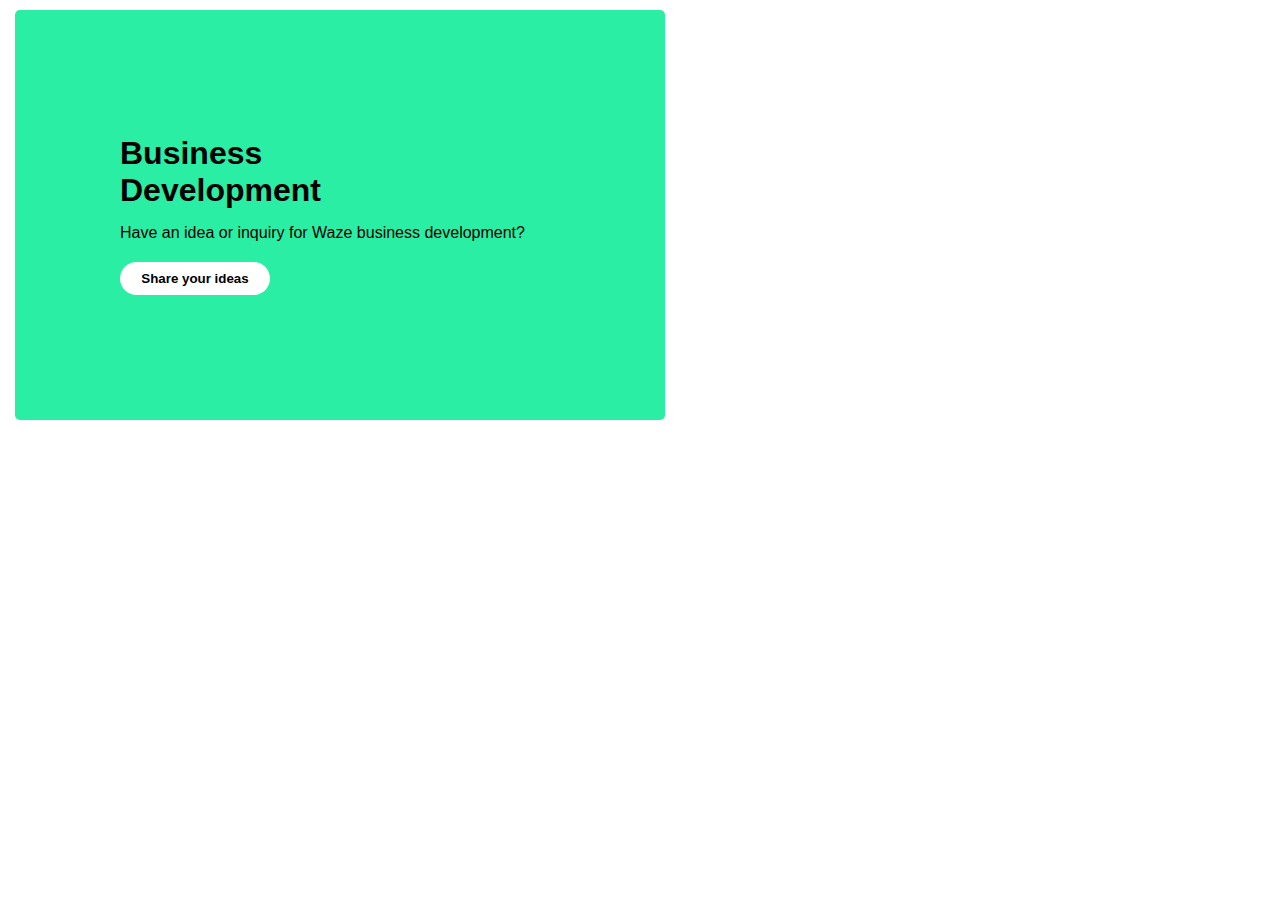
<file: Hero-Section/index.html>
<!DOCTYPE html>
<html lang="en">
<head>
    <meta charset="UTF-8">
    <meta name="viewport" content="width=device-width, initial-scale=1.0">
    <title>Practice Problem 1</title>
    <link rel="stylesheet" href="style.css">
</head>
<body>
    <div class="parent">
        <h1 class="text">Business<br> Development</h1>
        <p class="text">Have an idea or inquiry for Waze business development?</p>
        <button class="btn">Share your ideas</button>
    </div>
</body>
</html>
</file>
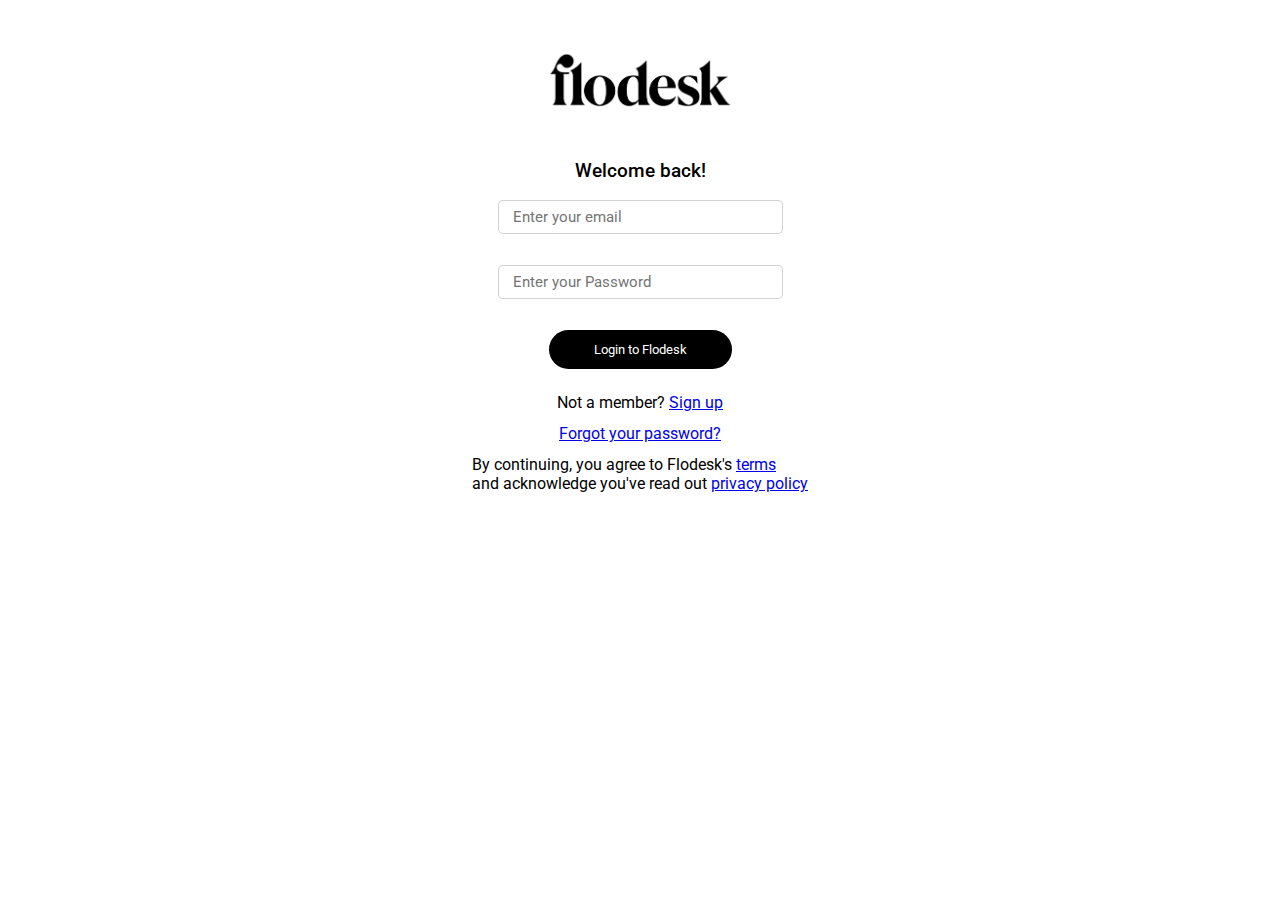
<file: mini-form/index.html>
<!DOCTYPE html>
<html lang="en">
<head>
    <meta charset="UTF-8">
    <meta name="viewport" content="width=device-width, initial-scale=1.0">
    <title>Data Form</title>
    <link rel="stylesheet" href="style.css">
</head>
<body>
    <div class="container">
       <div class="header">
           <img src="Images/images.png" alt="Flodesk" class="logo">
       </div>
       <div class="content">
            <h3 class="heading">Welcome back!</h3>
            <input type="email" placeholder="Enter your email" class="text" required> <br>
            <input type="password" placeholder="Enter your Password" class="text" required><br>
            <button class="btn">Login to Flodesk</button>
       </div>
       <div class="footer">
            <p class="text">Not a member? <span><a href="#" class="link">Sign up</a></span></p> 
            <a href="#" class="link">Forgot your password?</a>
            <p class="text">By continuing, you agree to Flodesk's <span><a href="#" class="link">terms</a><br>and acknowledge you've read out <span><a href="#" class="link">privacy policy</a></span></p>
       </div>
    </div>
</body>
</html>
</file>
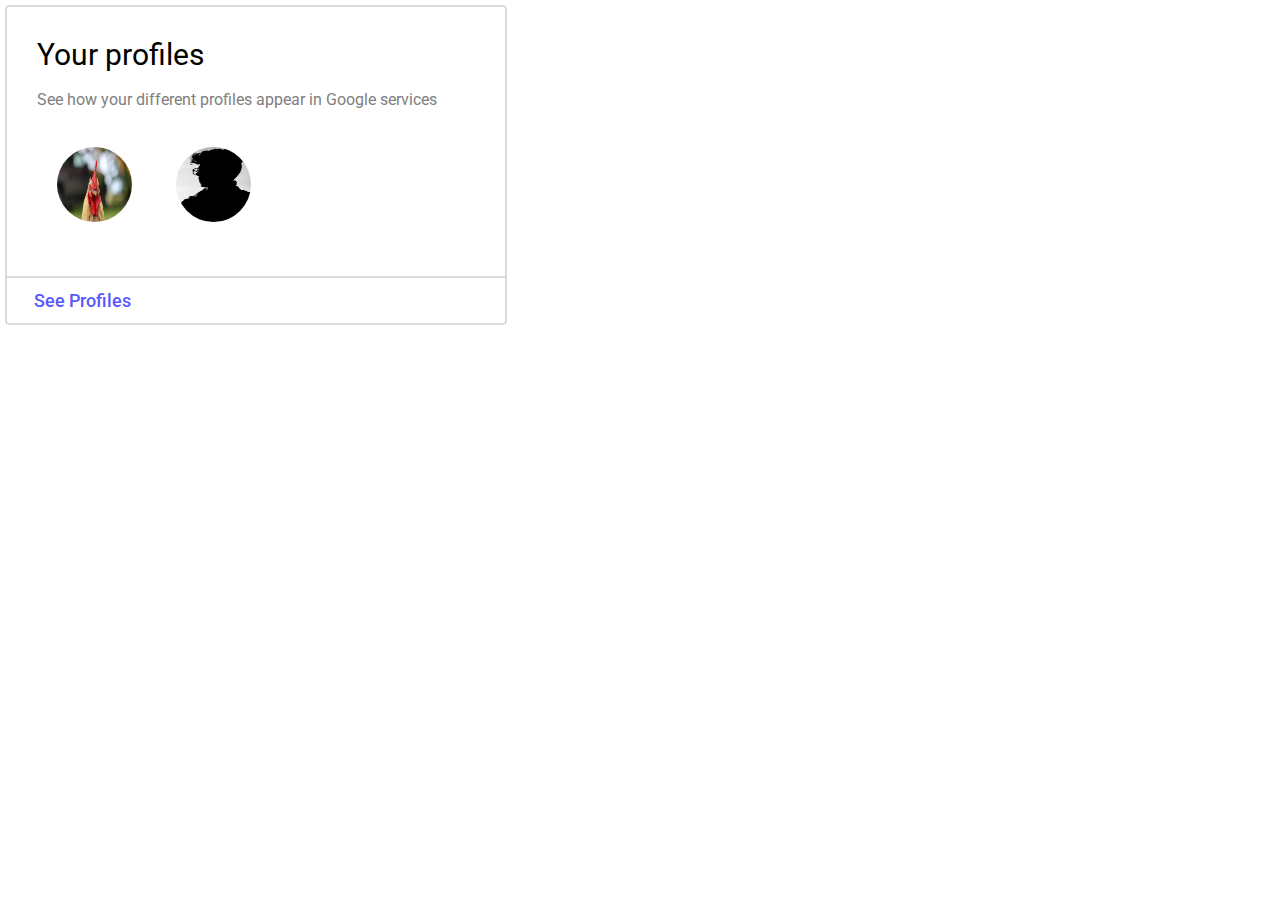
<file: Profile-Card/index.html>
<!DOCTYPE html>
<html lang="en">
<head>
    <meta charset="UTF-8">
    <meta name="viewport" content="width=device-width, initial-scale=1.0">
    <title>Profile-Card</title>
    <link rel="stylesheet" href="style.css">
</head>
<body>
    <div class="container">
        <div class="info-profile">
            <div class="text-box">
                <h1 class="text">Your profiles</h1>
                <p class="text">See how your different profiles appear in Google services</p>
            </div>
            <div class="image-box">
                <img src="Images/pexels-leonardo-jarro-633432.jpg" alt="pic" class="pic">
                <img src="Images/pexels-mohamed-abdelghaffar-771742.jpg" alt="pic" class="pic">
            </div>
        </div>
        <div class="view-profile">
            <a href="#" class="link">See Profiles</a>
        </div>
    </div>
</body>
</html>
</file>
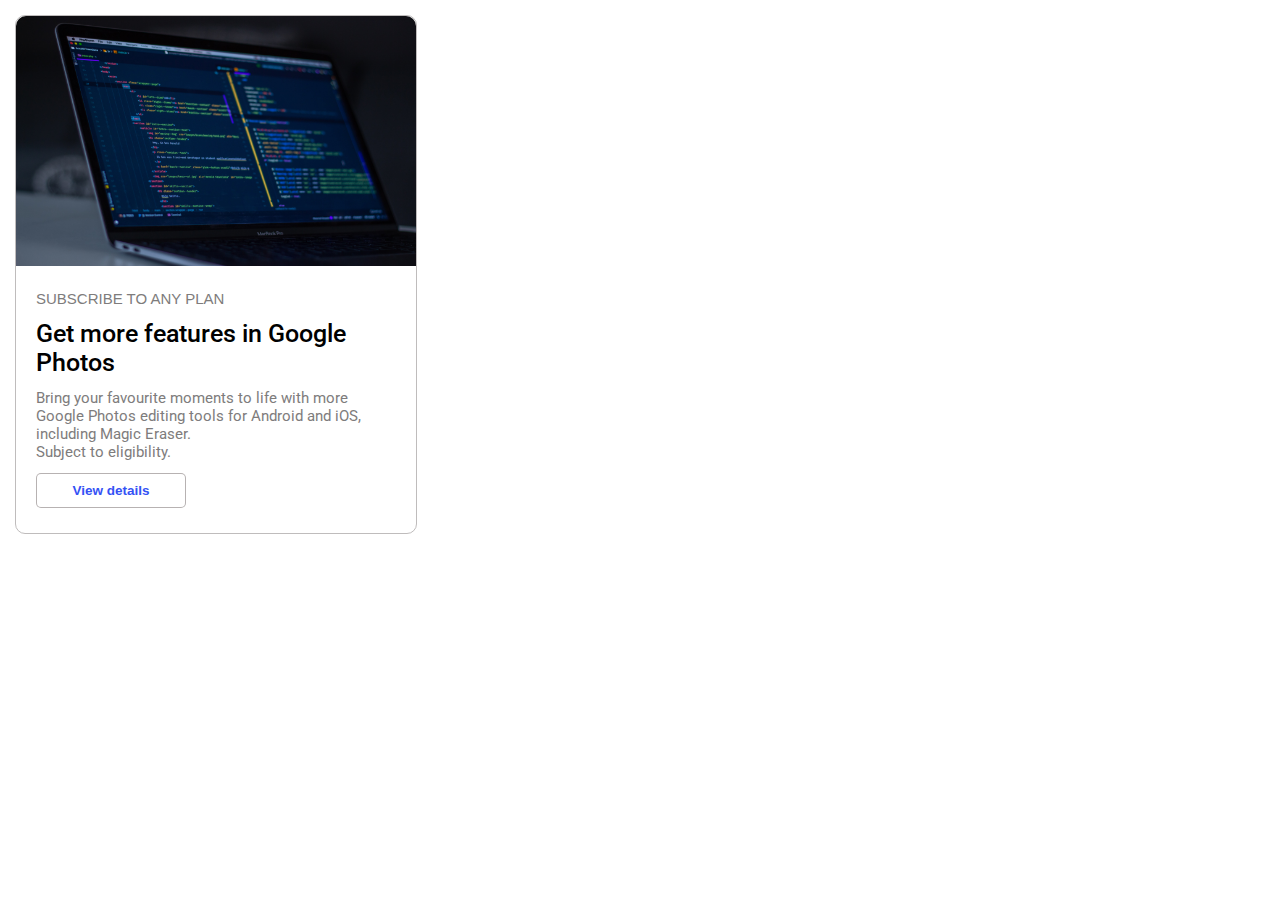
<file: Subscription-Section/index.html>
<!DOCTYPE html>
<html lang="en">
<head>
    <meta charset="UTF-8">
    <meta name="viewport" content="width=device-width, initial-scale=1.0">
    <title>Subscription Pitch</title>
    <link rel="stylesheet" href="style.css">
</head>
<body>
    <div class="parent-container">
        <div class="image-section">
            <img src="Images/arnold-francisca-f77Bh3inUpE-unsplash.jpg" alt="Img" class="primary">
        </div>
        <div class="info-section">
            <h3 class="text">SUBSCRIBE TO ANY PLAN</h3>
            <h1 class="text">Get more features in Google Photos</h1>
            <p class="text">Bring your favourite moments to life with more Google Photos editing tools for Android and iOS, including Magic Eraser.<br>Subject to eligibility.</p>
            <button class="btn">View details</button>
        </div>
    </div>
</body>
</html>
</file>
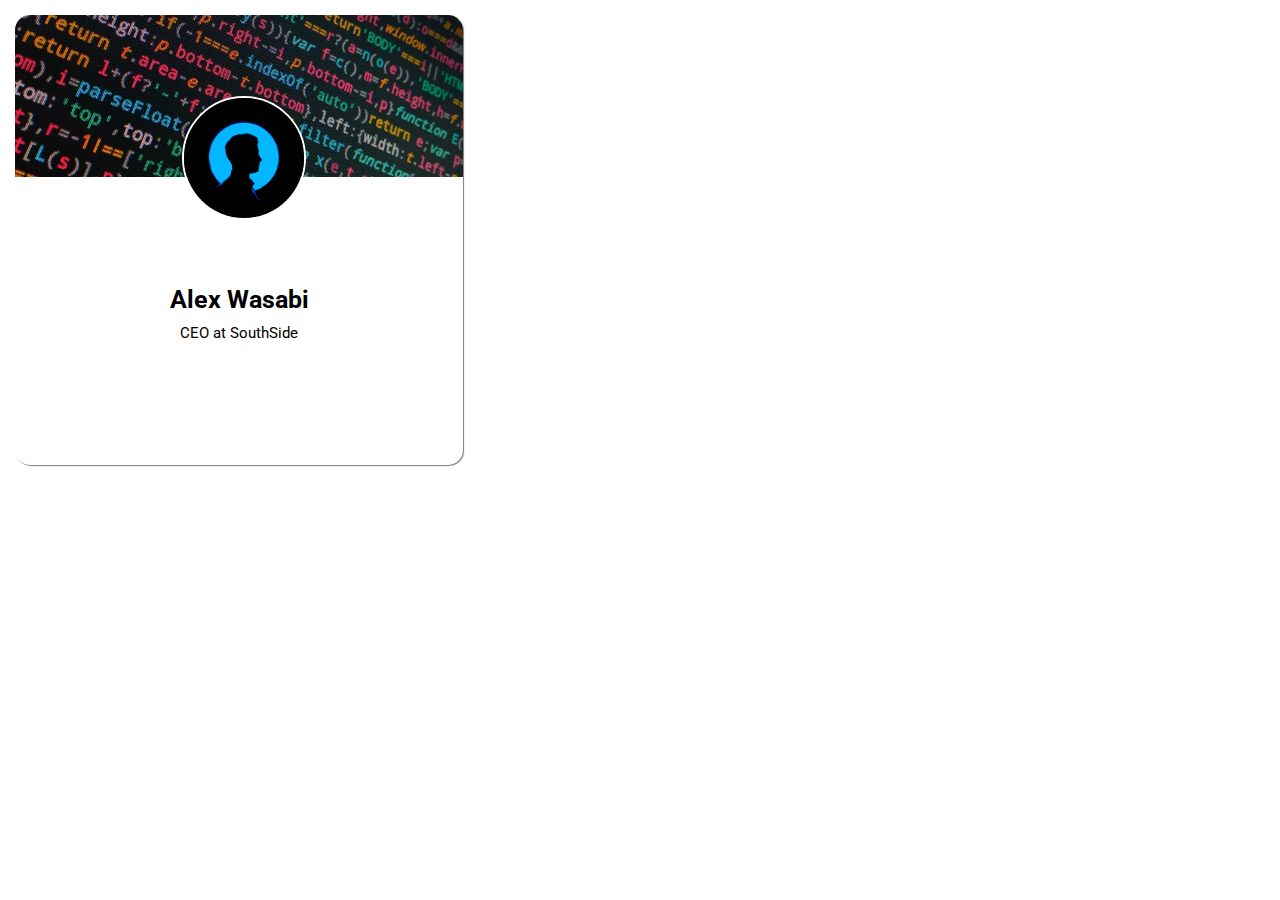
<file: D2/Profile-Pic-Overlay/index.html>
<!DOCTYPE html>
<html lang="en">
<head>
    <meta charset="UTF-8">
    <meta name="viewport" content="width=device-width, initial-scale=1.0">
    <title>Profile-pic</title>
    <link rel="stylesheet" href="style.css">
</head>
<body>
    <div class="container">
        <div class="landscape-pic">
            <img src="Images/walkator-klMii3cR9iI-unsplash.jpg" alt="img" class="landscape">
        </div>
        <div class="profile-pic">
            <img src="Images/ben-sweet-2LowviVHZ-E-unsplash.jpg" alt="img" class="pro-pic">
        </div>
        <div class="content">
            <h3 class="text">Alex Wasabi</h3>
            <p class="text">CEO at SouthSide</p>
        </div>
    </div>
</body>
</html>
</file>
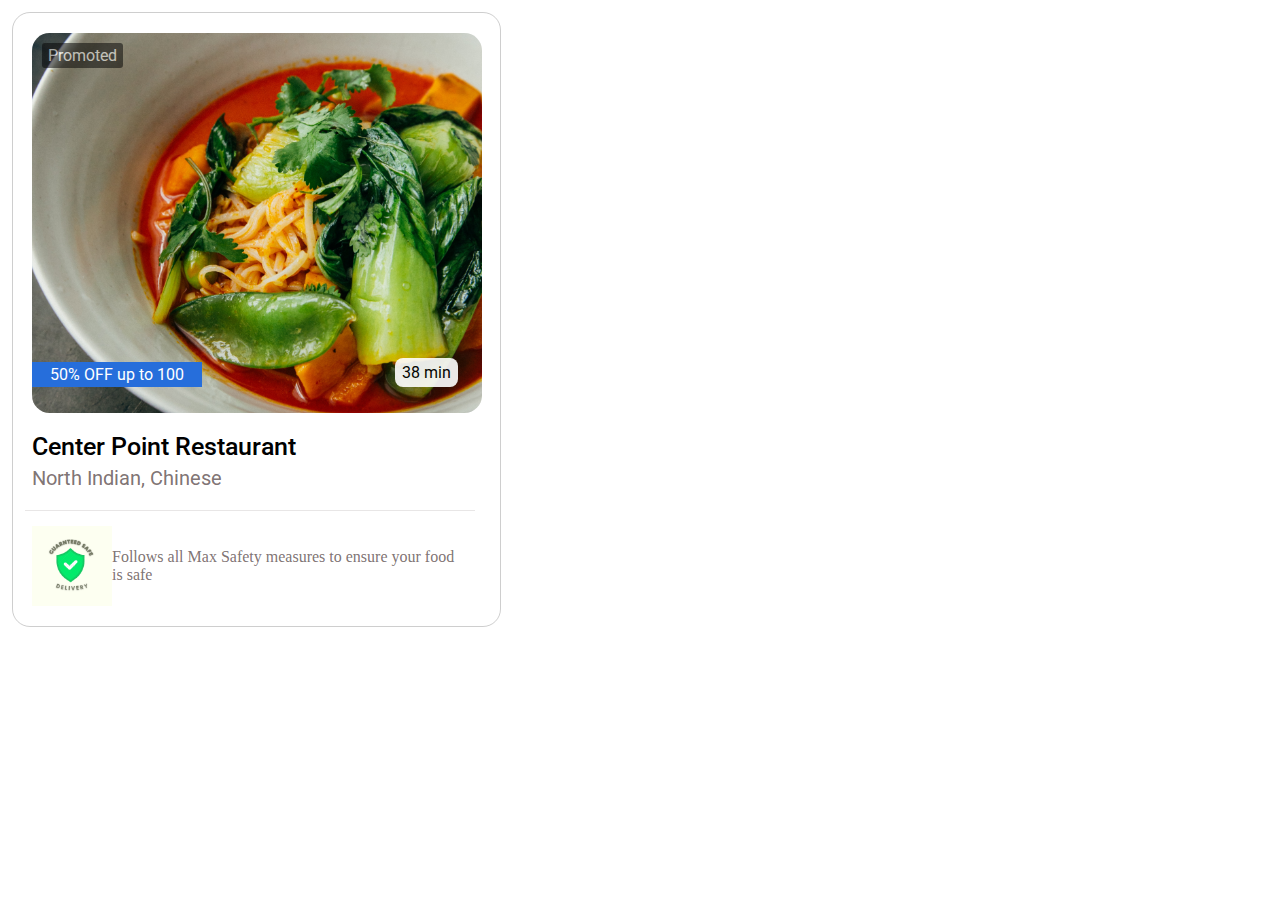
<file: D2/Promoted-Restaurant-Card/index.html>
<!DOCTYPE html>
<html lang="en">
<head>
    <meta charset="UTF-8">
    <meta name="viewport" content="width=device-width, initial-scale=1.0">
    <title>Promoted-Restraunt</title>
    <link rel="stylesheet" href="style.css">
</head>
<body>
    <div class="container">
        <div class="header">
            <img src="Images/charlesdeluvio-wrfO9SWykdE-unsplash.jpg" alt="Indo-Chinese" class="dish">
            <span class="promoted">Promoted</span>
            <span class="discount">50% OFF up to 100</span>
            <span class="est-time">38 min</span>
        </div>
        <div class="desc">
            <h1 class="name-res desc-text">Center Point Restaurant</h1>
            <h3 class="text desc-text">North Indian, Chinese</h3>    
        </div>
        <hr>
        <div class="footer">
            <img src="Images/Safe delivery.png" alt="logo-gr" class="logo-gr">
            <p class="text">Follows all Max Safety measures to ensure your food is safe</p> 
        </div>
    </div>
</body>
</html>
</file>
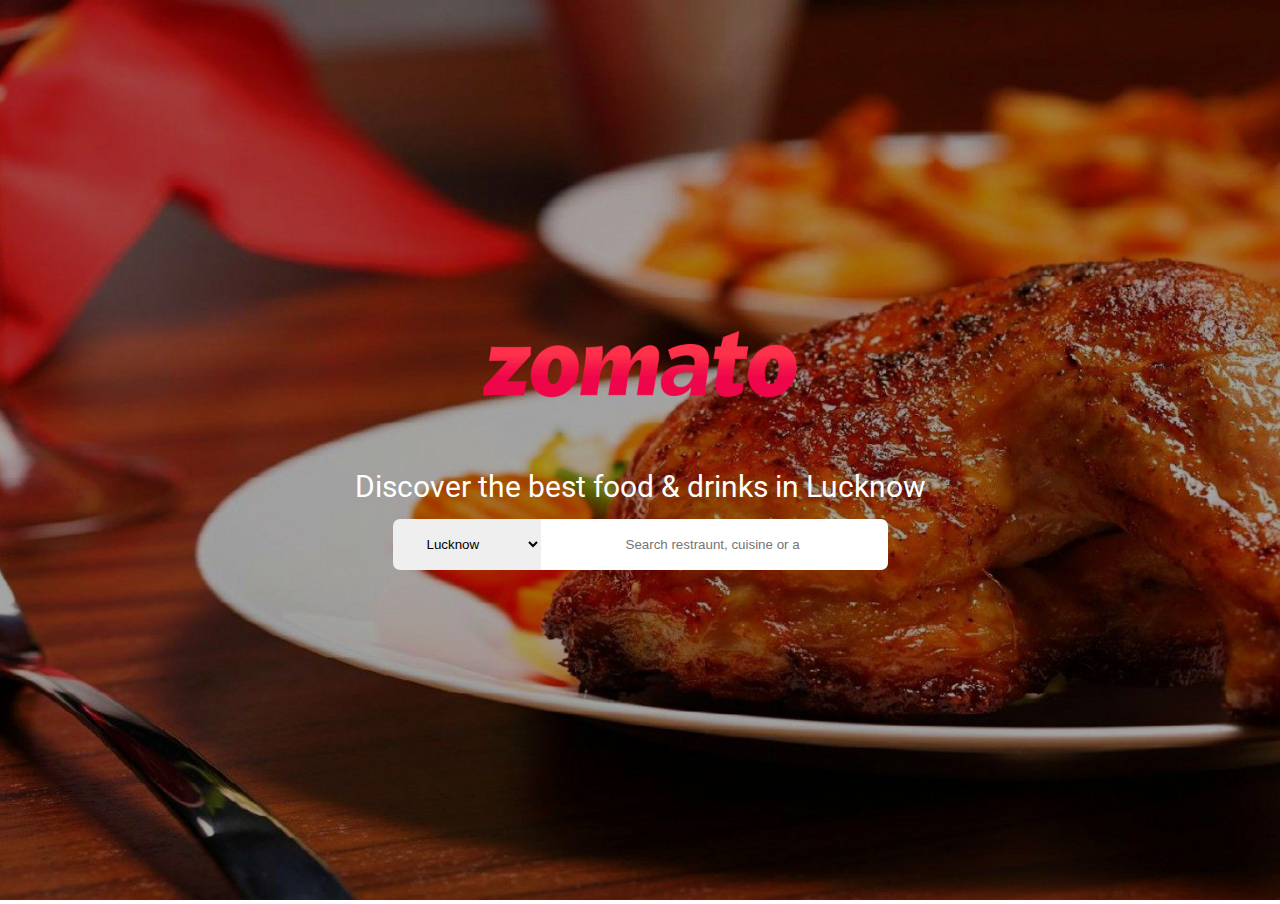
<file: D2/Zomato-Search-Page/index.html>
<!DOCTYPE html>
<html lang="en">
<head>
    <meta charset="UTF-8">
    <meta name="viewport" content="width=device-width, initial-scale=1.0">
    <title>Zomato-Search</title>
    <link rel="stylesheet" href="style.css">
</head>
<body>
    <div class="parent">
        <div class="bg-image">
            <img src="Images/wp3724301-indian-food-wallpapers.jpg" alt="Image" class="image">
        </div>
        <div class="content">
            <img src="Images/red logo.png" class="logo content-sec-1">
            <p class="tag-line content-sec-1">Discover the best food & drinks in Lucknow</p>
            <div class="search-bar content-sec-1">
                <select value="Lucknow" class="location">
                    <optgroup>
                        <option value="Lucknow">Lucknow</option>
                    </optgroup>
                </select>
                <input type="text" class="search-query" placeholder="Search restraunt, cuisine or a dish">
            </div>
        </div>
    </div>
</body>
</html>
</file>
<file: Hero-Section/style.css>
@import url('https://fonts.googleapis.com/css2?family=Playfair+Display+SC:wght@700&family=Roboto&display=swap');
*{
    margin: 5px;
    padding: 0px;
}
.parent{
    width: 450px;
    background-color: rgb(42, 238, 163);
    padding: 120px 100px;
    border-radius: 5px;
}
.text{
    font-family: Playfair, sans-serif;
    padding-bottom: 10px;
}
.btn{
    background-color: white;
    font-family: Playfair, sans-serif;
    width: 150px;
    padding: 9px 7px;
    border: none;
    font-weight: 550;
    border-radius: 22px;
}
</file>
<file: mini-form/style.css>
@import url('https://fonts.googleapis.com/css2?family=Playfair+Display+SC&family=Roboto:wght@400;500&display=swap');
*{
    margin: 0px auto;
    padding: 0px;
    font-family: Roboto, Playfair, sans-serif;
}
.container{
    display: flex;
    flex-direction: column;
    align-items: center;
    width: 450px;
    padding: 50px;
}

.header{
    padding-bottom: 50px;
    display: flex;
    flex-direction: column;
    align-items: center;
}
img.logo{
    width: 200px;
}
.content{
    padding-bottom: 12px;
    display: flex;
    flex-direction: column;
    align-items: center;
}
h3.heading{
    margin-bottom: 18px;
    font-weight: 500;
}
input.text{
   padding: 7px 70px 7px 14px;
   margin-bottom: 12px;
   font-size: 15px;
   border-radius: 5px;
   border: 1px solid rgba(134, 129, 129, 0.363);
}
.btn{
    padding: 12px 45px;
    color: white;
    background-color: rgb(0, 0, 0);
    border: none;
    border-radius: 25px;
}
.footer{
    padding-bottom: 12px;
    display: flex;
    flex-direction: column;
    align-items: center;
}
p.text{
    padding: 12px 0px;
}
</file>
<file: Profile-Card/style.css>
@import url('https://fonts.googleapis.com/css2?family=Roboto:wght@400;500&display=swap');
*{
    padding: 0px;
    margin: 0px;
}

.container{
    display: flex;
    flex-direction: column;
    width: 500px;
    margin: 5px;
    border: 1px solid rgba(173, 169, 169, 0.438);
    border-radius: 5px;
}

.info-profile{
    border: 1px solid rgba(173, 169, 169, 0.438);
    padding: 30px;
}
.text{
    padding-bottom: 18px;
    font-family: Roboto, sans-serif;
}
h1.text{
    font-weight: 400;
    font-size: 30px;
}
p.text{
    font-size: 16px;
    color: gray;
}
image-box{
    display: flex;
    flex-direction: row;
}
.pic{
    width: 75px;
    height: 75px;
    border-radius: 45px;
    margin: 20px;
}
.view-profile{
    border: 1px solid rgba(173, 169, 169, 0.438);
    padding: 12px;
}
.link{
    text-decoration: none;
    color:rgb(88, 88, 255);
    font-family: Roboto, sans-serif;
    font-weight: 500;
    font-size: 18px;
    padding: 15px;
}
</file>
<file: Subscription-Section/style.css>
@import url('https://fonts.googleapis.com/css2?family=Roboto:wght@400;500&display=swap');
@import url('https://fonts.googleapis.com/css2?family=Playfair+Display+SC&family=Roboto:wght@400;500&display=swap');
*{
    margin: 0px;
    padding: 0px;
}

.parent-container{
    width: 400px;
    margin: 15px;
    display: flex;
    flex-direction: column;
    border: 1px solid rgba(168, 164, 164, 0.733);
    border-radius: 10px;
}
img.primary{
    width: 400px;
    height: 250px;
    border-top-right-radius: 10px;
    border-top-left-radius: 10px;
}
.info-section{
    padding: 20px;
}
.text{
    padding-bottom: 12px;
    font-family: Roboto, sans-serif;
}
h1.text{
    font-size: 25px;
    font-weight: 500;
}
h3.text{
    font-weight: 500;
    font-family: Playfair, sans-serif;
}
h3.text, p.text{
    color: rgb(126, 124, 124);
    font-size: 15px;
    font-weight: 400;
}
.btn{
    width: 150px;
    height: 35px;
    color: rgb(53, 82, 245);
    font-size: 13.5px;
    font-weight: 550;
    background-color: white;
    border: 1px solid rgba(141, 134, 134, 0.637);
    border-radius: 5px;
    margin-bottom: 5px;
}
</file>
<file: D2/Profile-Pic-Overlay/style.css>
@import url('https://fonts.googleapis.com/css2?family=Playfair+Display+SC&family=Roboto:wght@400;500&display=swap');
*{
    margin: 0;
    padding: 0;
}
.container{
    position: relative;
    width: 35vw;
    height: 50vh;
    margin: 15px;
    border-radius: 15px;
    box-shadow: 1px 1px 1px rgba(117, 112, 112, 0.925);
}

div.landscape-pic{
    width: inherit;
    height: 60%;
} 
img.landscape{
    width: inherit;
    height: inherit;
    object-fit: cover;
    border-top-right-radius: 15px;
    border-top-left-radius: 15px;
}
div.profile-pic{
    position: absolute;
    top: 18%;
    left: 37.3%;
    width: 120px;
    height: 120px; 
}
img.pro-pic{
    width: inherit;
    height: inherit;
    object-fit: cover;
    border: 2px solid white; 
    border-radius: 80px;
}

.content{
    font-family: Roboto,sans-serif;
    display: flex;
    flex-direction: column;
    align-items: center;
}
.text{
    padding-bottom: 10px;
}
h3.text{
    font-size: 25px;
}
p.text{
    font-size: 15px;
}
</file>
<file: D2/Promoted-Restaurant-Card/style.css>
@import url('https://fonts.googleapis.com/css2?family=Playfair+Display+SC&family=Roboto:wght@400;500&display=swap');
*{
    margin: 0;
    padding: 0;
}

.container{
    width: 450px;
    border: 1px solid rgba(128, 128, 128, 0.384);
    border-radius: 18px;
    margin: 12px;
    padding: 5px 12px;
    padding-right: 25px;
}

/*Header Section*/
.header{
    position: relative;
    font-family: Roboto,'Open Sans', 'Helvetica Neue', sans-serif;
    margin: 15px 7px;
}
img.dish{
    width: 450px;
    height: 380px;
    object-fit: cover;
    border-radius: 17.5px;
}
.promoted{
    position: absolute;
    left: 10px;
    top: 10px;
    padding: 3px 6px;
    border-radius: 3px;
    background-color: rgb(0, 0, 0);
    color: white;
    opacity: 0.5;
}
.discount{
    position: absolute;
    bottom: 30px;
    padding: 3px 18px; 
    background-color: rgb(38, 110, 219);
    color: white;
}
.est-time{
    position: absolute;
    bottom: 30px;
    right: 10px;
    background-color: white;
    opacity: 0.9;
    color: black;
    padding: 5px 7px;
    border-radius: 8px;
}

/*Description Section*/
.desc{
    display: flex;
    flex-direction: column;
    font-family: Roboto,'Open Sans', 'Helvetica Neue', sans-serif;
    margin: 15px 7px;
}
.desc-text{
    padding-bottom: 5px; 
}
h1.name-res{
    font-size: 25px; 
    font-weight: 500; 
}
h3.text{
    font-weight: 400;
    font-size: 20px;
}
.text{
    color: rgba(121, 109, 109, 0.966);
}
hr{
    height: 1px;
    background-color: rgba(126, 112, 112, 0.178);
    border: none;
}

/*Footer Section*/
.footer{
    display: flex;
    flex-direction: row;
    align-items: center;
    margin: 15px 7px;
}
img.logo-gr{
    width: 80px;
    height: 80px;
}
</file>
<file: D2/Zomato-Search-Page/style.css>
@import url('https://fonts.googleapis.com/css2?family=Playfair+Display+SC&family=Roboto:wght@400;500&display=swap');
*{
    margin: 0;
    padding: 0;
}
.parent{
    width: 100vw;
    display: flex;
    justify-content: center;
    position: relative;
}

/*Image Section*/
.bg-image{
    width: 100vw;
    height: 100vh;
}
img.image{
    height: inherit;
    width: inherit;
    object-fit: cover;
    filter: brightness(65%);
}

/*Content Section*/
.content{
    display: flex;
    flex-direction: column;
    align-items: center;
    position: absolute;
    bottom: 35%;
    width: 800px;
}
.logo{
    width: 40%;
    object-fit: cover;
}
.tag-line{
    font-size: 30px;
    color: white;
}
.content-sec-1{
    font-family: Roboto, sans-serif;
    padding-bottom: 15px;
}

/*Search-bar*/
.search-bar{
    font-family: inherit;
    display: flex;
    flex-direction: row;
    align-items: center;
}
.location{
    padding: 17px 30px;
    border: none;
    border-bottom-left-radius: 7px;
    border-top-left-radius: 7px;
}
.search-query{
    padding: 18px 85px;
    border: none;
    border-top-right-radius: 7px;
    border-bottom-right-radius: 7px;
}
</file>
